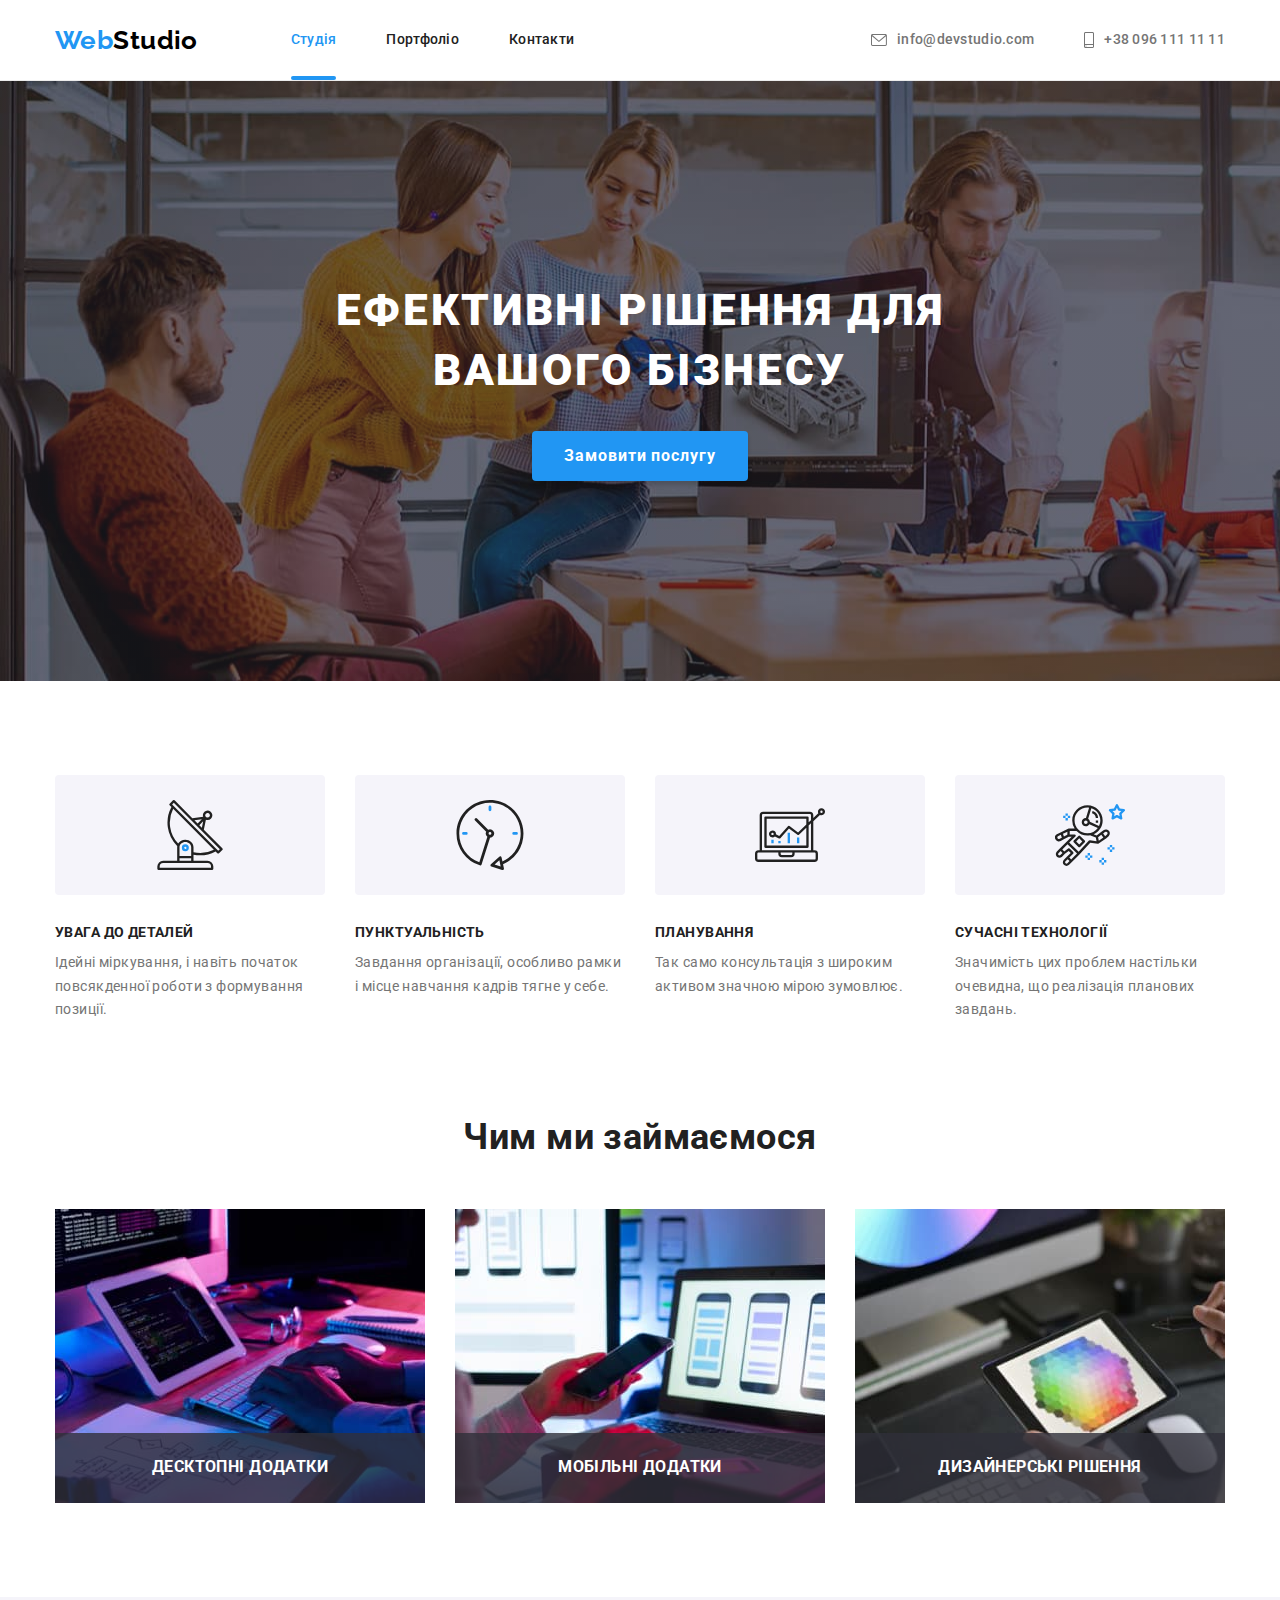
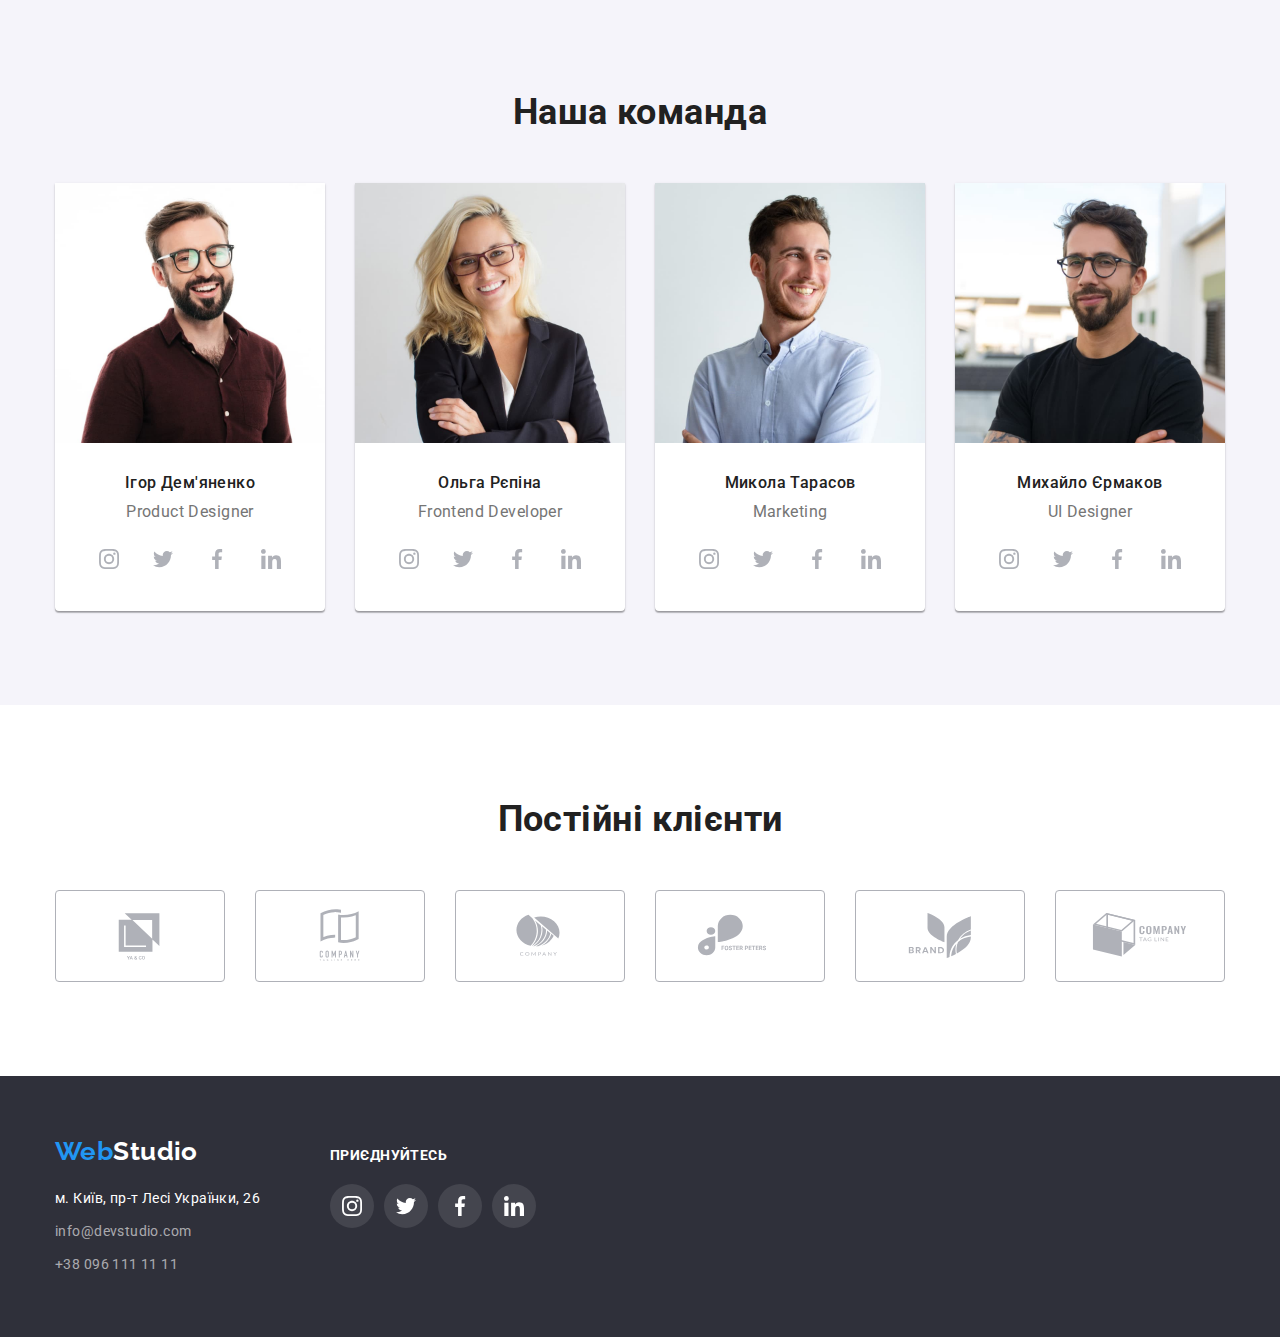
<file: index.html>
<!DOCTYPE html>
<html lang="uk">
	<head>
		<meta charset="UTF-8" />
		<meta http-equiv="X-UA-Compatible" content="IE=edge" />
		<meta name="viewport" content="width=device-width, initial-scale=1.0" />
		<title>WebStudio</title>
		<link rel="preconnect" href="https://fonts.googleapis.com" />
		<link rel="preconnect" href="https://fonts.gstatic.com" crossorigin />
		<link
			href="https://fonts.googleapis.com/css2?family=Raleway:wght@700&family=Roboto:wght@400;500;700;900&display=swap"
			rel="stylesheet"
		/>
		<link
			rel="stylesheet"
			href="https://cdnjs.cloudflare.com/ajax/libs/modern-normalize/1.1.0/modern-normalize.min.css"
		/>
		<link rel="stylesheet" href="./css/styles.css" />
	</head>
	<body>
		<header>
			<div class="container main-nav">
				<nav>
					<!-- prettier-ignore -->
					<a class="logo-header" href="./index.html" lang="en">					
					<span>Web</span>Studio
				</a>
					<ul class="nav-menu">
						<li class="item">
							<a class="nav-menu-item current-link" href="./index.html">
								Студія
							</a>
						</li>
						<li class="item">
							<a class="nav-menu-item" href="./portfolio.html">Портфоліо</a>
						</li>
						<li class="item"><a class="nav-menu-item" href="#">Контакти</a></li>
					</ul>
				</nav>
				<ul class="contacts-header">
					<li class="item">
						<a class="nav-contacts" href="mailto:info@devstudio.com">
							<svg class="contacts-icon" width="16" height="12">
								<use href="./images/icons.svg#e-mail"></use>
							</svg>
							info@devstudio.com
						</a>
					</li>
					<li class="item">
						<a class="nav-contacts tel" href="tel:+380961111111">
							<svg class="contacts-icon" width="10" height="16">
								<use href="./images/icons.svg#smartphone"></use>
							</svg>
							+38 096 111 11 11
						</a>
					</li>
				</ul>
			</div>
		</header>
		<main>
			<!-- Ефективні рішення для вашого бізнесу -->
			<section class="hero">
				<h1 class="hero-title">Ефективні рішення для вашого бізнесу</h1>
				<button class="hero-button" type="button" data-modal-open>
					Замовити послугу
				</button>
			</section>
			<!-- Наші переваги -->
			<section>
				<div class="container">
					<h2 class="vissualy-hidden">Наші переваги</h2>
					<ul class="advantages">
						<li class="item">
							<div class="advatnages-icons">
								<svg width="70" height="70">
									<use href="./images/icons.svg#antenna"></use>
								</svg>
							</div>
							<h3 class="advantages-title">Увага до деталей</h3>
							<p class="advantages-descriptions">
								Ідейні міркування, і навіть початок повсякденної роботи з
								формування позиції.
							</p>
						</li>
						<li class="item">
							<div class="advatnages-icons">
								<svg width="70" height="70">
									<use href="./images/icons.svg#clock"></use>
								</svg>
							</div>
							<h3 class="advantages-title">Пунктуальність</h3>
							<p class="advantages-descriptions">
								Завдання організації, особливо рамки і місце навчання кадрів
								тягне у себе.
							</p>
						</li>
						<li class="item">
							<div class="advatnages-icons">
								<svg width="70" height="70">
									<use href="./images/icons.svg#diagram"></use>
								</svg>
							</div>
							<h3 class="advantages-title">Планування</h3>
							<p class="advantages-descriptions">
								Так само консультація з широким активом значною мірою зумовлює.
							</p>
						</li>
						<li class="item">
							<div class="advatnages-icons">
								<svg width="70" height="70">
									<use href="./images/icons.svg#astronaut"></use>
								</svg>
							</div>
							<h3 class="advantages-title">Сучасні технології</h3>
							<p class="advantages-descriptions">
								Значимість цих проблем настільки очевидна, що реалізація
								планових завдань.
							</p>
						</li>
					</ul>
				</div>
			</section>
			<!-- Чим ми займаємося -->
			<section class="activity-section">
				<div class="container">
					<h2 class="activity-title">Чим ми займаємося</h2>
					<ul class="activity">
						<li class="item">
							<img
								src="./images/img1.jpg"
								alt="Людина набирає текст"
								width="370"
								height="294"
							/>
							<h3 class="activity-description">Десктопні додатки</h3>
						</li>
						<li class="item">
							<img
								src="./images/img2.jpg"
								alt="Людина користується смартфоном"
								width="370"
								height="294"
							/>
							<h3 class="activity-description">Мобільні додатки</h3>
						</li>
						<li class="item">
							<img
								src="./images/img3.jpg"
								alt="Людина користується планшетом"
								width="370"
								height="294"
							/>
							<h3 class="activity-description">Дизайнерські рішення</h3>
						</li>
					</ul>
				</div>
			</section>
			<!-- Наша команда -->
			<section class="team-section">
				<div class="container">
					<h2 class="team-title">Наша команда</h2>
					<ul class="team">
						<li class="item">
							<img
								src="./images/igor.jpg"
								alt="Ігор Дем'яненко"
								width="270"
								height="260"
							/>
							<div class="team-card">
								<h3 class="team-name">Ігор Дем'яненко</h3>
								<p class="team-position" lang="en">Product Designer</p>
								<ul class="team-social">
									<li class="team-social-item">
										<a
											class="team-social-link"
											href="https://instagram.com"
											target="_blank"
											rel="noopener noreferrer nofollow"
										>
											<svg class="icon" width="20" height="20">
												<use href="./images/icons.svg#instagram"></use>
											</svg>
										</a>
									</li>
									<li class="team-social-item">
										<a
											class="team-social-link"
											href="https://twitter.com"
											target="_blank"
											rel="noopener noreferrer nofollow"
										>
											<svg class="icon" width="20" height="20">
												<use href="./images/icons.svg#twitter"></use>
											</svg>
										</a>
									</li>
									<li class="team-social-item">
										<a
											class="team-social-link"
											href="https://facebook.com"
											target="_blank"
											rel="noopener noreferrer nofollow"
										>
											<svg class="icon" width="20" height="20">
												<use href="./images/icons.svg#facebook"></use>
											</svg>
										</a>
									</li>
									<li class="team-social-item">
										<a
											class="team-social-link"
											href="https://linkedin.com"
											target="_blank"
											rel="noopener noreferrer nofollow"
										>
											<svg class="icon" width="20" height="20">
												<use href="./images/icons.svg#linkedin"></use>
											</svg>
										</a>
									</li>
								</ul>
							</div>
						</li>
						<li class="item">
							<img
								src="./images/olga.jpg"
								alt="Ольга Рєпіна"
								width="270"
								height="260"
							/>
							<div class="team-card">
								<h3 class="team-name">Ольга Рєпіна</h3>
								<p class="team-position" lang="en">Frontend Developer</p>
								<ul class="team-social">
									<li class="team-social-item">
										<a
											class="team-social-link"
											href="https://instagram.com"
											target="_blank"
											rel="noopener noreferrer nofollow"
										>
											<svg class="icon" width="20" height="20">
												<use href="./images/icons.svg#instagram"></use>
											</svg>
										</a>
									</li>
									<li class="team-social-item">
										<a
											class="team-social-link"
											href="https://twitter.com"
											target="_blank"
											rel="noopener noreferrer nofollow"
										>
											<svg class="icon" width="20" height="20">
												<use href="./images/icons.svg#twitter"></use>
											</svg>
										</a>
									</li>
									<li class="team-social-item">
										<a
											class="team-social-link"
											href="https://facebook.com"
											target="_blank"
											rel="noopener noreferrer nofollow"
										>
											<svg class="icon" width="20" height="20">
												<use href="./images/icons.svg#facebook"></use>
											</svg>
										</a>
									</li>
									<li class="team-social-item">
										<a
											class="team-social-link"
											href="https://linkedin.com"
											target="_blank"
											rel="noopener noreferrer nofollow"
										>
											<svg class="icon" width="20" height="20">
												<use href="./images/icons.svg#linkedin"></use>
											</svg>
										</a>
									</li>
								</ul>
							</div>
						</li>
						<li class="item">
							<img
								src="./images/mykola.jpg"
								alt="Микола Тарасов"
								width="270"
								height="260"
							/>
							<div class="team-card">
								<h3 class="team-name">Микола Тарасов</h3>
								<p class="team-position" lang="en">Marketing</p>
								<ul class="team-social">
									<li class="team-social-item">
										<a
											class="team-social-link"
											href="https://instagram.com"
											target="_blank"
											rel="noopener noreferrer nofollow"
										>
											<svg class="icon" width="20" height="20">
												<use href="./images/icons.svg#instagram"></use>
											</svg>
										</a>
									</li>
									<li class="team-social-item">
										<a
											class="team-social-link"
											href="https://twitter.com"
											target="_blank"
											rel="noopener noreferrer nofollow"
										>
											<svg class="icon" width="20" height="20">
												<use href="./images/icons.svg#twitter"></use>
											</svg>
										</a>
									</li>
									<li class="team-social-item">
										<a
											class="team-social-link"
											href="https://facebook.com"
											target="_blank"
											rel="noopener noreferrer nofollow"
										>
											<svg class="icon" width="20" height="20">
												<use href="./images/icons.svg#facebook"></use>
											</svg>
										</a>
									</li>
									<li class="team-social-item">
										<a
											class="team-social-link"
											href="https://linkedin.com"
											target="_blank"
											rel="noopener noreferrer nofollow"
										>
											<svg class="icon" width="20" height="20">
												<use href="./images/icons.svg#linkedin"></use>
											</svg>
										</a>
									</li>
								</ul>
							</div>
						</li>
						<li class="item">
							<img
								src="./images/myhailo.jpg"
								alt="Михайло Єрмаков"
								width="270"
								height="260"
							/>
							<div class="team-card">
								<h3 class="team-name">Михайло Єрмаков</h3>
								<p class="team-position" lang="en">UI Designer</p>
								<ul class="team-social">
									<li class="team-social-item">
										<a
											class="team-social-link"
											href="https://instagram.com"
											target="_blank"
											rel="noopener noreferrer nofollow"
										>
											<svg class="icon" width="20" height="20">
												<use href="./images/icons.svg#instagram"></use>
											</svg>
										</a>
									</li>
									<li class="team-social-item">
										<a
											class="team-social-link"
											href="https://twitter.com"
											target="_blank"
											rel="noopener noreferrer nofollow"
										>
											<svg class="icon" width="20" height="20">
												<use href="./images/icons.svg#twitter"></use>
											</svg>
										</a>
									</li>
									<li class="team-social-item">
										<a
											class="team-social-link"
											href="https://facebook.com"
											target="_blank"
											rel="noopener noreferrer nofollow"
										>
											<svg class="icon" width="20" height="20">
												<use href="./images/icons.svg#facebook"></use>
											</svg>
										</a>
									</li>
									<li class="team-social-item">
										<a
											class="team-social-link"
											href="https://linkedin.com"
											target="_blank"
											rel="noopener noreferrer nofollow"
										>
											<svg class="icon" width="20" height="20">
												<use href="./images/icons.svg#linkedin"></use>
											</svg>
										</a>
									</li>
								</ul>
							</div>
						</li>
					</ul>
				</div>
			</section>
			<!-- Постійні клієнти -->
			<section class="clients-section">
				<div class="container">
					<h2 class="clients-title">Постійні клієнти</h2>
					<ul class="clients">
						<li>
							<a class="clients-item" href="#">
								<svg class="icon" width="106" height="60">
									<use href="./images/icons.svg#logo-1"></use>
								</svg>
							</a>
						</li>
						<li>
							<a class="clients-item" href="#">
								<svg class="icon" width="106" height="60">
									<use href="./images/icons.svg#logo-2"></use>
								</svg>
							</a>
						</li>
						<li>
							<a class="clients-item" href="#">
								<svg class="icon" width="106" height="60">
									<use href="./images/icons.svg#logo-3"></use>
								</svg>
							</a>
						</li>
						<li>
							<a class="clients-item" href="#">
								<svg class="icon" width="106" height="60">
									<use href="./images/icons.svg#logo-4"></use>
								</svg>
							</a>
						</li>
						<li>
							<a class="clients-item" href="#">
								<svg class="icon" width="106" height="60">
									<use href="./images/icons.svg#logo-5"></use>
								</svg>
							</a>
						</li>
						<li>
							<a class="clients-item" href="#">
								<svg class="icon" width="106" height="60">
									<use href="./images/icons.svg#logo-6"></use>
								</svg>
							</a>
						</li>
					</ul>
				</div>
			</section>
		</main>
		<footer>
			<div class="container">
				<div class="footer-div">
					<div>
						<!-- prettier-ignore -->
						<a class="logo-footer" href="./index.html" lang="en">
							<span>Web</span>Studio
						</a>
						<address>
							<ul class="footer-adress">
								<li class="item">
									<a
										class="footer-contacts"
										href="https://goo.gl/maps/CPtrU1FHBa2aNyZL9"
										target="_blank"
										rel="noopener noreferrer nofollow"
									>
										м. Київ, пр-т Лесі Українки, 26
									</a>
								</li>
								<li class="item">
									<a
										class="footer-contacts item"
										href="mailto:info@devstudio.com"
									>
										info@devstudio.com
									</a>
								</li>
								<li class="item">
									<a class="footer-contacts item" href="tel:+380961111111">
										+38 096 111 11 11
									</a>
								</li>
							</ul>
						</address>
					</div>
					<div>
						<h2 class="footer-title">приєднуйтесь</h2>
						<ul class="team-social">
							<li class="team-social-item">
								<a
									class="team-social-link"
									href="https://instagram.com"
									target="_blank"
									rel="noopener noreferrer nofollow"
								>
									<svg class="icon footer" width="20" height="20">
										<use href="./images/icons.svg#instagram"></use>
									</svg>
								</a>
							</li>
							<li class="team-social-item">
								<a
									class="team-social-link"
									href="https://twitter.com"
									target="_blank"
									rel="noopener noreferrer nofollow"
								>
									<svg class="icon footer" width="20" height="20">
										<use href="./images/icons.svg#twitter"></use>
									</svg>
								</a>
							</li>
							<li class="team-social-item">
								<a
									class="team-social-link"
									href="https://facebook.com"
									target="_blank"
									rel="noopener noreferrer nofollow"
								>
									<svg class="icon footer" width="20" height="20">
										<use href="./images/icons.svg#facebook"></use>
									</svg>
								</a>
							</li>
							<li class="team-social-item">
								<a
									class="team-social-link"
									href="https://linkedin.com"
									target="_blank"
									rel="noopener noreferrer nofollow"
								>
									<svg class="icon footer" width="20" height="20">
										<use href="./images/icons.svg#linkedin"></use>
									</svg>
								</a>
							</li>
						</ul>
					</div>
				</div>
			</div>
		</footer>
		<div class="backdrop is-hidden" data-modal>
			<div class="modal">
				<button class="close-button" type="button" data-modal-close>
					<svg class="icon" width="18" height="18">
						<use href="./images/icons.svg#close-button"></use>
					</svg>
				</button>
			</div>
		</div>
		<script src="./js/modal.js"></script>
	</body>
</html>
</file>
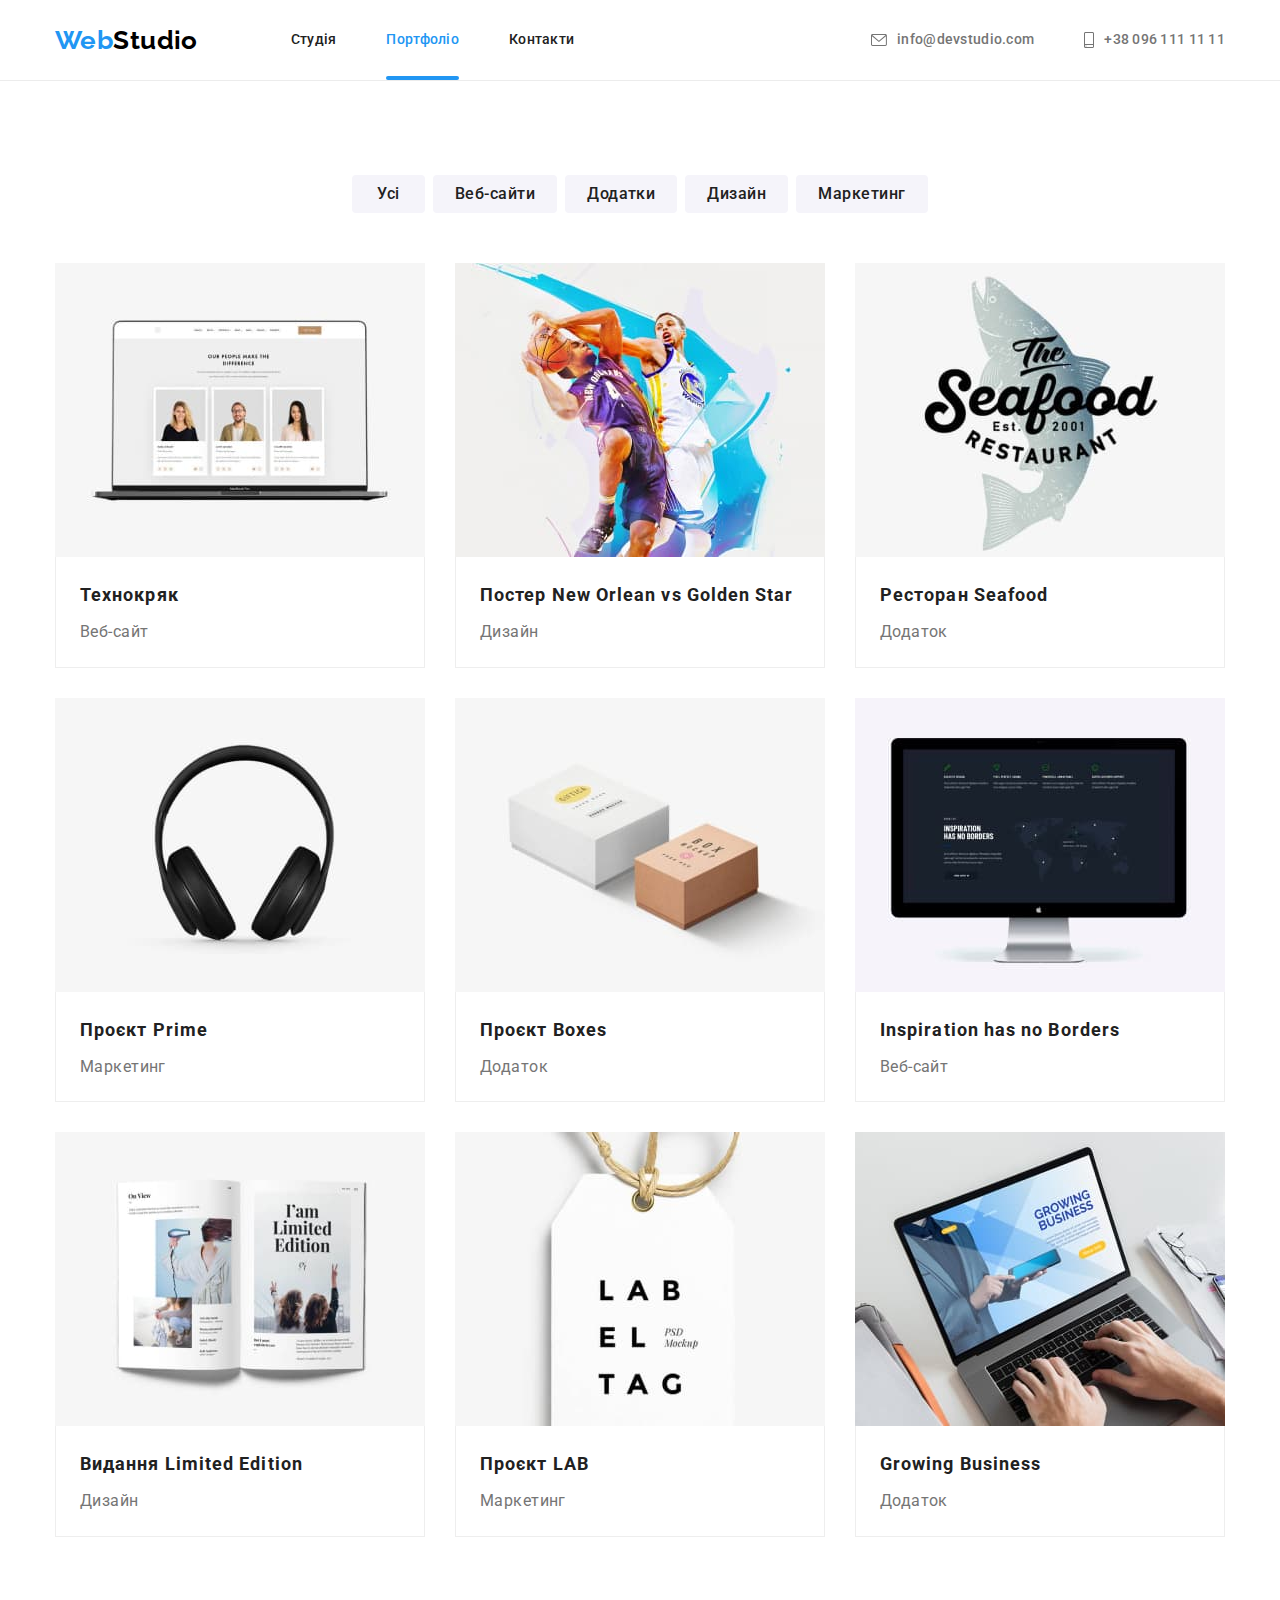
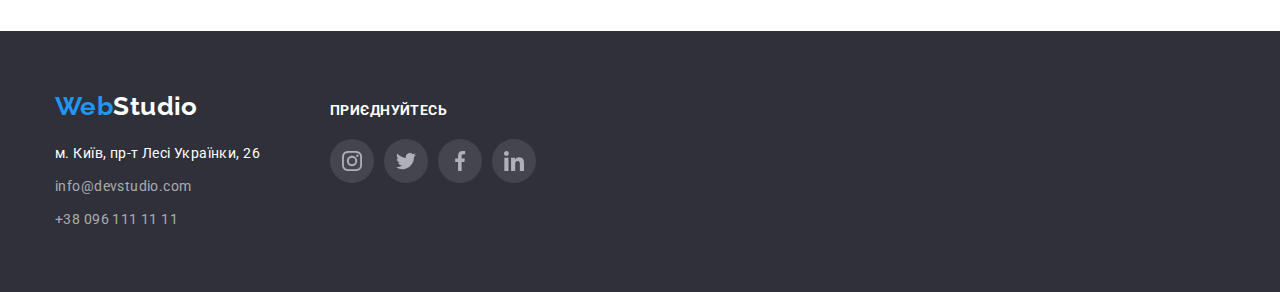
<file: portfolio.html>
<!DOCTYPE html>
<html lang="uk">
	<head>
		<meta charset="UTF-8" />
		<meta http-equiv="X-UA-Compatible" content="IE=edge" />
		<meta name="viewport" content="width=device-width, initial-scale=1.0" />
		<title>WebStudio</title>
		<link rel="preconnect" href="https://fonts.googleapis.com" />
		<link rel="preconnect" href="https://fonts.gstatic.com" crossorigin />
		<link
			href="https://fonts.googleapis.com/css2?family=Raleway:wght@700&family=Roboto:wght@400;500;700;900&display=swap"
			rel="stylesheet"
		/>
		<link
			rel="stylesheet"
			href="https://cdnjs.cloudflare.com/ajax/libs/modern-normalize/1.1.0/modern-normalize.min.css"
		/>
		<link rel="stylesheet" href="./css/styles.css" />
	</head>
	<body>
		<header>
			<div class="container main-nav">
				<nav>
					<!-- prettier-ignore -->
					<a class="logo-header" href="./index.html" lang="en">					
					<span>Web</span>Studio
				</a>
					<ul class="nav-menu">
						<li class="item">
							<a class="nav-menu-item" href="./index.html">Студія</a>
						</li>
						<li class="item">
							<a class="nav-menu-item current-link" href="./portfolio.html">
								Портфоліо
							</a>
						</li>
						<li class="item"><a class="nav-menu-item" href="#">Контакти</a></li>
					</ul>
				</nav>
				<ul class="contacts-header">
					<li class="item">
						<a class="nav-contacts" href="mailto:info@devstudio.com">
							<svg class="contacts-icon" width="16" height="12">
								<use href="./images/icons.svg#e-mail"></use>
							</svg>
							info@devstudio.com
						</a>
					</li>
					<li class="item">
						<a class="nav-contacts tel" href="tel:+380961111111">
							<svg class="contacts-icon" width="10" height="16">
								<use href="./images/icons.svg#smartphone"></use>
							</svg>
							+38 096 111 11 11
						</a>
					</li>
				</ul>
			</div>
		</header>
		<main>
			<section>
				<div class="container">
					<h1 class="vissualy-hidden">Портфоліо</h1>
					<ul class="filter-button">
						<li class="item">
							<button class="portfolio-buttons first" type="button">Усі</button>
						</li>
						<li class="item">
							<button class="portfolio-buttons" type="button">Веб-сайти</button>
						</li>
						<li class="item">
							<button class="portfolio-buttons" type="button">Додатки</button>
						</li>
						<li class="item">
							<button class="portfolio-buttons" type="button">Дизайн</button>
						</li>
						<li class="item">
							<button class="portfolio-buttons" type="button">Маркетинг</button>
						</li>
					</ul>
					<ul class="portfolio">
						<li class="item">
							<a class="link" href="#">
								<div class="hover-container">
									<img
										src="./images/site1.jpg"
										alt="Фото портфоліо"
										width="370"
										height="294"
									/>
									<div class="hover-menu">
										<p class="hover-description">
											Ресурс пропонує комплексні пропозиції з різним рівнем
											функціоналу та сервісів. Все це дозволить відвідувачу
											отримати вичерпні відомості про компанію чи приватну
											особу.
										</p>
									</div>
								</div>
								<div class="portfolio-card">
									<h2 class="portfolio-title">Технокряк</h2>
									<p class="portfolio-descriptions">Веб-сайт</p>
								</div>
							</a>
						</li>
						<li class="item">
							<a class="link" href="#">
								<div class="hover-container">
									<img
										src="./images/site2.jpg"
										alt="Фото портфоліо"
										width="370"
										height="294"
									/>
									<div class="hover-menu">
										<p class="hover-description">
											Ресурс пропонує комплексні пропозиції з різним рівнем
											функціоналу та сервісів. Все це дозволить відвідувачу
											отримати вичерпні відомості про компанію чи приватну
											особу.
										</p>
									</div>
								</div>
								<div class="portfolio-card">
									<h2 class="portfolio-title">
										Постер New Orlean vs Golden Star
									</h2>
									<p class="portfolio-descriptions">Дизайн</p>
								</div>
							</a>
						</li>
						<li class="item">
							<a class="link" href="#">
								<div class="hover-container">
									<img
										src="./images/site3.jpg"
										alt="Фото портфоліо"
										width="370"
										height="294"
									/>
									<div class="hover-menu">
										<p class="hover-description">
											Ресурс пропонує комплексні пропозиції з різним рівнем
											функціоналу та сервісів. Все це дозволить відвідувачу
											отримати вичерпні відомості про компанію чи приватну
											особу.
										</p>
									</div>
								</div>
								<div class="portfolio-card">
									<h2 class="portfolio-title">Ресторан Seafood</h2>
									<p class="portfolio-descriptions">Додаток</p>
								</div>
							</a>
						</li>
						<li class="item">
							<a class="link" href="#">
								<div class="hover-container">
									<img
										src="./images/site4.jpg"
										alt="Фото портфоліо"
										width="370"
										height="294"
									/>
									<div class="hover-menu">
										<p class="hover-description">
											Ресурс пропонує комплексні пропозиції з різним рівнем
											функціоналу та сервісів. Все це дозволить відвідувачу
											отримати вичерпні відомості про компанію чи приватну
											особу.
										</p>
									</div>
								</div>
								<div class="portfolio-card">
									<h2 class="portfolio-title">Проєкт Prime</h2>
									<p class="portfolio-descriptions">Маркетинг</p>
								</div>
							</a>
						</li>
						<li class="item">
							<a class="link" href="#">
								<div class="hover-container">
									<img
										src="./images/site5.jpg"
										alt="Фото портфоліо"
										width="370"
										height="294"
									/>
									<div class="hover-menu">
										<p class="hover-description">
											Ресурс пропонує комплексні пропозиції з різним рівнем
											функціоналу та сервісів. Все це дозволить відвідувачу
											отримати вичерпні відомості про компанію чи приватну
											особу.
										</p>
									</div>
								</div>
								<div class="portfolio-card">
									<h2 class="portfolio-title">Проєкт Boxes</h2>
									<p class="portfolio-descriptions">Додаток</p>
								</div>
							</a>
						</li>
						<li class="item">
							<a class="link" href="#">
								<div class="hover-container">
									<img
										src="./images/site6.jpg"
										alt="Фото портфоліо"
										width="370"
										height="294"
									/>
									<div class="hover-menu">
										<p class="hover-description">
											Ресурс пропонує комплексні пропозиції з різним рівнем
											функціоналу та сервісів. Все це дозволить відвідувачу
											отримати вичерпні відомості про компанію чи приватну
											особу.
										</p>
									</div>
								</div>
								<div class="portfolio-card">
									<h2 class="portfolio-title">Inspiration has no Borders</h2>
									<p class="portfolio-descriptions">Веб-сайт</p>
								</div>
							</a>
						</li>
						<li class="item">
							<a class="link" href="#">
								<div class="hover-container">
									<img
										src="./images/site7.jpg"
										alt="Фото портфоліо"
										width="370"
										height="294"
									/>
									<div class="hover-menu">
										<p class="hover-description">
											Ресурс пропонує комплексні пропозиції з різним рівнем
											функціоналу та сервісів. Все це дозволить відвідувачу
											отримати вичерпні відомості про компанію чи приватну
											особу.
										</p>
									</div>
								</div>
								<div class="portfolio-card">
									<h2 class="portfolio-title">Видання Limited Edition</h2>
									<p class="portfolio-descriptions">Дизайн</p>
								</div>
							</a>
						</li>
						<li class="item">
							<a class="link" href="#">
								<div class="hover-container">
									<img
										src="./images/site8.jpg"
										alt="Фото портфоліо"
										width="370"
										height="294"
									/>
									<div class="hover-menu">
										<p class="hover-description">
											Ресурс пропонує комплексні пропозиції з різним рівнем
											функціоналу та сервісів. Все це дозволить відвідувачу
											отримати вичерпні відомості про компанію чи приватну
											особу.
										</p>
									</div>
								</div>
								<div class="portfolio-card">
									<h2 class="portfolio-title">Проєкт LAB</h2>
									<p class="portfolio-descriptions">Маркетинг</p>
								</div>
							</a>
						</li>
						<li class="item">
							<a class="link" href="#">
								<div class="hover-container">
									<img
										src="./images/site9.jpg"
										alt="Фото портфоліо"
										width="370"
										height="294"
									/>
									<div class="hover-menu">
										<p class="hover-description">
											Ресурс пропонує комплексні пропозиції з різним рівнем
											функціоналу та сервісів. Все це дозволить відвідувачу
											отримати вичерпні відомості про компанію чи приватну
											особу.
										</p>
									</div>
								</div>
								<div class="portfolio-card">
									<h2 class="portfolio-title">Growing Business</h2>
									<p class="portfolio-descriptions">Додаток</p>
								</div>
							</a>
						</li>
					</ul>
				</div>
			</section>
		</main>
		<footer>
			<div class="container">
				<div class="footer-div">
					<div>
						<!-- prettier-ignore -->
						<a class="logo-footer" href="./index.html" lang="en">
							<span>Web</span>Studio
						</a>
						<address>
							<ul class="footer-adress">
								<li class="item">
									<a
										class="footer-contacts"
										href="https://goo.gl/maps/CPtrU1FHBa2aNyZL9"
										target="_blank"
										rel="noopener noreferrer nofollow"
									>
										м. Київ, пр-т Лесі Українки, 26
									</a>
								</li>
								<li class="item">
									<a
										class="footer-contacts item"
										href="mailto:info@devstudio.com"
									>
										info@devstudio.com
									</a>
								</li>
								<li class="item">
									<a class="footer-contacts item" href="tel:+380961111111">
										+38 096 111 11 11
									</a>
								</li>
							</ul>
						</address>
					</div>
					<div>
						<h2 class="footer-title">приєднуйтесь</h2>
						<ul class="team-social">
							<li class="team-social-item">
								<a
									class="team-social-link"
									href="https://instagram.com"
									target="_blank"
									rel="noopener noreferrer nofollow"
								>
									<svg class="icon" width="20" height="20">
										<use href="./images/icons.svg#instagram"></use>
									</svg>
								</a>
							</li>
							<li class="team-social-item">
								<a
									class="team-social-link"
									href="https://twitter.com"
									target="_blank"
									rel="noopener noreferrer nofollow"
								>
									<svg class="icon" width="20" height="20">
										<use href="./images/icons.svg#twitter"></use>
									</svg>
								</a>
							</li>
							<li class="team-social-item">
								<a
									class="team-social-link"
									href="https://facebook.com"
									target="_blank"
									rel="noopener noreferrer nofollow"
								>
									<svg class="icon" width="20" height="20">
										<use href="./images/icons.svg#facebook"></use>
									</svg>
								</a>
							</li>
							<li class="team-social-item">
								<a
									class="team-social-link"
									href="https://linkedin.com"
									target="_blank"
									rel="noopener noreferrer nofollow"
								>
									<svg class="icon" width="20" height="20">
										<use href="./images/icons.svg#linkedin"></use>
									</svg>
								</a>
							</li>
						</ul>
					</div>
				</div>
			</div>
		</footer>
	</body>
</html>
</file>
<file: css/styles.css>
:root {
	--main-text-color: #212121;
	--descriptions-text-color: #757575;
	--main-background-color: #ffffff;
	--text-selection-color: #2196f3;
	--third-text-color: #f5f4fa;
	--background-hero: #c4c4c4;
	--background-footer: #2f303a;
	--social-icon-color: #afb1b8;

	--cubic-bezier: cubic-bezier(0.4, 0, 0.2, 1);
}
body {
	font-family: "Roboto", sans-serif;
	font-size: 14px;
	line-height: 1.71;
	letter-spacing: 0.03em;
	color: var(--main-text-color);
}

section {
	padding: 94px 0px;
}
a {
	text-decoration: none;
}

svg {
	display: block;
	padding: 0;
	margin: 0;
}

h1,
h2,
h3,
h4,
h5,
h6,
ul,
li,
p {
	margin: 0px;
	padding: 0px;
}

li {
	list-style: none;
}

img {
	display: block;
	max-width: 100%;
	height: auto;
}

.vissualy-hidden {
	position: absolute;
	white-space: nowrap;
	width: 1px;
	height: 1px;
	overflow: hidden;
	border: 0;
	padding: 0;
	clip: rect(0 0 0 0);
	clip-path: inset(50%);
	margin: -1px;
}

.container {
	width: 1200px;
	padding-left: 15px;
	padding-right: 15px;
	margin-left: auto;
	margin-right: auto;
}

/*  header */
header {
	background-color: var(--main-background-color);
	border-bottom: 1px solid #ececec;
}

.main-nav,
nav,
.nav-menu,
.contacts-header {
	display: flex;
	align-items: center;
}

.contacts-header {
	margin-left: auto;
	gap: 50px;
}

.logo-header,
.logo-footer {
	font-family: "Raleway", sans-serif;
	text-decoration: none;
	font-weight: 700;
	font-size: 26px;
	line-height: 1.19;
	color: #000000;
}

.logo-header > span,
.logo-footer > span {
	color: var(--text-selection-color);
}

.nav-menu-item,
.nav-contacts {
	display: block;
	padding-top: 32px;
	padding-bottom: 32px;
	font-weight: 500;
	font-size: 14px;
	line-height: 1.14;
	letter-spacing: 0.02em;
	color: var(--main-text-color);

	transition: color 250ms var(--cubic-bezier);
}

.nav-menu-item {
	position: relative;
}

.nav-menu-item:hover,
.nav-menu-item:focus,
.nav-contacts:hover,
.nav-contacts:focus,
.footer-contacts:hover,
.footer-contacts:focus {
	color: var(--text-selection-color);
}

.nav-contacts {
	display: flex;
	align-items: center;
	gap: 10px;
	color: var(--descriptions-text-color);
}

.nav-contacts .contacts-icon {
	fill: currentColor;
}

.current-link {
	color: var(--text-selection-color);
}

.current-link::after {
	position: absolute;
	left: 0;
	bottom: 0;

	content: "";

	width: 100%;
	height: 4px;

	background: var(--text-selection-color);
	border-radius: 2px;
}

.nav-menu {
	gap: 50px;
	margin-left: 93px;
}

/* Hero */
.hero {
	padding-top: 200px;
	padding-bottom: 200px;
	max-width: 1600px;
	margin-right: auto;
	margin-left: auto;

	background-color: var(--background-hero);
	background-image: linear-gradient(
			rgba(47, 48, 58, 0.4),
			rgba(47, 48, 58, 0.4)
		),
		url(../images/hero.jpg);
	text-align: center;
}
.hero-title {
	width: 696px;
	margin-bottom: 30px;
	margin-left: auto;
	margin-right: auto;

	font-weight: 900;
	font-size: 44px;
	line-height: 1.36;
	letter-spacing: 0.06em;
	text-transform: uppercase;
	color: var(--main-background-color);
}

.hero-button {
	width: 216px;
	height: 50px;
	border-radius: 4px;

	cursor: pointer;
	font-family: "Roboto";
	font-weight: 700;
	font-size: 16px;
	line-height: 1.87;
	letter-spacing: 0.06em;
	color: var(--main-background-color);
	background-color: var(--text-selection-color);
	border: 0px;
	box-shadow: 0px 4px 4px rgba(0, 0, 0, 0.15);

	transition: background-color 250ms var(--cubic-bezier);
}

.hero-button:hover,
.hero-button:focus {
	background-color: #188ce8;
}

/* Advantages */
.advantages {
	display: flex;
	gap: 30px;
}

.advantages > .item {
	width: calc((100% - 3 * 30px) / 4);
}

.advantages-title {
	margin-bottom: 10px;

	font-weight: 700;
	font-size: 14px;
	line-height: 1.14;
	text-transform: uppercase;
	color: var(--main-text-color);
}

.advatnages-icons {
	display: flex;
	justify-content: center;
	align-items: center;

	margin-bottom: 30px;
	height: 120px;

	background-color: #f5f4fa;
	border-radius: 4px;
}

.advantages-descriptions {
	color: var(--descriptions-text-color);
}

/*Activity */
.activity-section {
	padding-top: 0;
}

.activity {
	display: flex;
	gap: 30px;
}

.activity-title,
.team-title {
	margin-bottom: 50px;

	font-weight: 700;
	font-size: 36px;
	line-height: 1.17;
	text-align: center;
	color: var(--main-text-color);
}

.activity > .item {
	position: relative;
}

.activity-description {
	position: absolute;
	left: 0;
	bottom: 0;

	display: flex;
	justify-content: center;
	align-items: center;

	width: 100%;
	height: 70px;

	font-weight: 700;
	line-height: 1.14;

	text-transform: uppercase;

	color: var(--main-background-color);
	background-color: rgba(47, 48, 58, 0.8);
}

/* Team */
.team-section {
	background-color: var(--third-text-color);
}

.team {
	display: flex;
	gap: 30px;
}

.team > .item {
	width: calc((100% - 3 * 30px) / 4);
	box-shadow: 0px 1px 3px rgba(0, 0, 0, 0.12), 0px 1px 1px rgba(0, 0, 0, 0.14),
		0px 2px 1px rgba(0, 0, 0, 0.2);
	border-radius: 0px 0px 4px 4px;

	background-color: var(--main-background-color);
}

.team-card {
	padding-top: 30px;
	padding-bottom: 30px;
}

.team-name,
.team-position {
	font-size: 16px;
	line-height: 1.19;
	text-align: center;
	color: var(--descriptions-text-color);
}

.team-name {
	margin-bottom: 10px;

	color: var(--main-text-color);
	font-weight: 500;
}

.team-position {
	margin-bottom: 16px;
}

.team-social {
	display: flex;
	justify-content: center;
	gap: 10px;
}

.team-social-link {
	display: block;
	padding: 12px;
	border-radius: 50%;
	color: var(--social-icon-color);

	transition: color 250ms var(--cubic-bezier),
		background-color 250ms var(--cubic-bezier);
}

.team-social-item .icon {
	fill: currentColor;
}

.team-social-link:hover,
.team-social-link:focus {
	color: var(--main-background-color);
	background-color: var(--text-selection-color);
}

/* Постійні клієнти */
.clients-title {
	margin-bottom: 50px;

	font-weight: 700;
	font-size: 36px;
	line-height: 1.16;
	text-align: center;

	color: var(--main-text-color);
}

.clients {
	display: flex;
	justify-content: space-between;
}

.clients-item {
	display: flex;
	justify-content: center;
	align-items: center;

	width: 170px;
	height: 92px;

	color: var(--social-icon-color);
	border: 1px solid var(--social-icon-color);
	border-radius: 4px;

	transition: color 250ms var(--cubic-bezier), border 250ms var(--cubic-bezier);
}

.clients-item .icon {
	fill: currentColor;
}

.clients-item:hover,
.clients-item:focus {
	color: var(--text-selection-color);
	border: 1px solid var(--text-selection-color);
}

/* Footer */
footer {
	padding-top: 60px;
	padding-bottom: 60px;

	background-color: var(--background-footer);
}

.footer-div {
	display: flex;
	align-items: baseline;
	gap: 70px;
}

.logo-footer {
	display: block;
	margin-bottom: 20px;

	color: var(--main-background-color);
}

.footer-adress > .item {
	margin-bottom: 9px;
}

.footer-adress > .item:last-child {
	margin-bottom: 0px;
}

.footer-contacts {
	color: var(--main-background-color);
	font-style: normal;

	transition: color 250ms var(--cubic-bezier);
}

.footer-contacts.item {
	color: rgba(255, 255, 255, 0.6);

	transition: color 250ms var(--cubic-bezier);
}

.footer-contacts.item:hover,
.footer-contacts.item:focus {
	color: var(--text-selection-color);
}

.footer-title {
	margin-bottom: 20px;

	font-size: 14px;
	font-weight: 700;
	line-height: 1.14;
	text-transform: uppercase;

	color: var(--main-background-color);
}

footer .team-social-link {
	background-color: rgba(255, 255, 255, 0.1);
}

.icon.footer {
	fill: var(--main-background-color);
}

/* Portfolio */
.filter-button {
	display: flex;
	justify-content: center;
	margin-bottom: 50px;
}

.filter-button > .item {
	margin-right: 8px;
}

.filter-button > .item:last-child {
	margin-right: 0;
}

.portfolio-buttons {
	padding: 6px 22px;

	cursor: pointer;
	font-family: "Roboto";
	font-weight: 500;
	font-size: 16px;
	line-height: 1.63;
	text-align: center;
	letter-spacing: 0.03em;
	color: var(--main-text-color);
	background-color: var(--third-text-color);
	border: none;
	border-radius: 4px;
	height: 38px;

	transition: color 250ms var(--cubic-bezier),
		background-color 250ms var(--cubic-bezier),
		box-shadow 250ms var(--cubic-bezier);
}

.portfolio-buttons.first {
	padding-right: 25px;
	padding-left: 25px;
}

.portfolio-buttons:hover,
.portfolio-buttons:focus {
	color: var(--main-background-color);
	background-color: var(--text-selection-color);
	box-shadow: 0px 3px 1px rgba(0, 0, 0, 0.1), 0px 1px 2px rgba(0, 0, 0, 0.08),
		0px 2px 2px rgba(0, 0, 0, 0.12);
}

.portfolio {
	display: flex;
	flex-wrap: wrap;
	gap: 30px;
}

.portfolio .item {
	width: calc((100% - 2 * 30px) / 3);

	background-color: var(--main-background-color);

	transition: box-shadow 250ms var(--cubic-bezier);
}

.portfolio .item:hover,
.portfolio .item:focus {
	box-shadow: 0px 1px 1px rgba(0, 0, 0, 0.12), 0px 4px 4px rgba(0, 0, 0, 0.06),
		1px 4px 6px rgba(0, 0, 0, 0.16);
}

.portfolio-card {
	padding: 20px 24px;

	border-left: 1px solid #eeeeee;
	border-right: 1px solid #eeeeee;
	border-bottom: 1px solid #eeeeee;
}

.portfolio-title {
	margin-bottom: 4px;

	font-size: 18px;
	line-height: 2;
	letter-spacing: 0.06em;
	color: var(--main-text-color);
}

.portfolio-descriptions {
	font-size: 16px;
	line-height: 1.86;
	color: var(--descriptions-text-color);
}

/* Portfolio hover menu */

.hover-container {
	position: relative;

	overflow: hidden;
}

.hover-menu {
	position: absolute;
	bottom: -100%;
	left: 0;

	display: flex;
	justify-content: center;
	align-items: center;

	width: 100%;
	height: 100%;

	background-color: rgba(33, 150, 243, 0.9);

	transition: transform 250ms var(--cubic-bezier);
}

.hover-description {
	width: 322px;

	font-size: 18px;
	line-height: 1.56;

	color: var(--main-background-color);
}

.portfolio .link:hover .hover-menu,
.portfolio .link:focus .hover-menu {
	transform: translateY(-100%);
}

/* Modal */

.backdrop {
	position: fixed;
	top: 0;
	left: 0;
	width: 100%;
	height: 100%;

	background-color: rgba(0, 0, 0, 0.2);

	opacity: 1;
	transition: opacity 250ms var(--cubic-bezier);
}

.backdrop.is-hidden {
	opacity: 0;
	pointer-events: none;
}

.modal {
	position: absolute;
	top: 50%;
	left: 50%;
	transform: translate(-50%, -50%);

	width: 528px;
	height: 581px;

	background: var(--main-background-color);
	box-shadow: 0px 1px 3px rgba(0, 0, 0, 0.12), 0px 1px 1px rgba(0, 0, 0, 0.14),
		0px 2px 1px rgba(0, 0, 0, 0.2);
	border-radius: 4px;
}

.close-button {
	position: absolute;
	top: 8px;
	right: 8px;

	display: flex;
	justify-content: center;
	align-items: center;

	width: 30px;
	height: 30px;

	color: #000000;
	background: var(--main-background-color);
	border: 1px solid rgba(0, 0, 0, 0.1);
	border-radius: 50%;

	cursor: pointer;
}

.close-button .icon {
	fill: currentColor;
}
</file>
